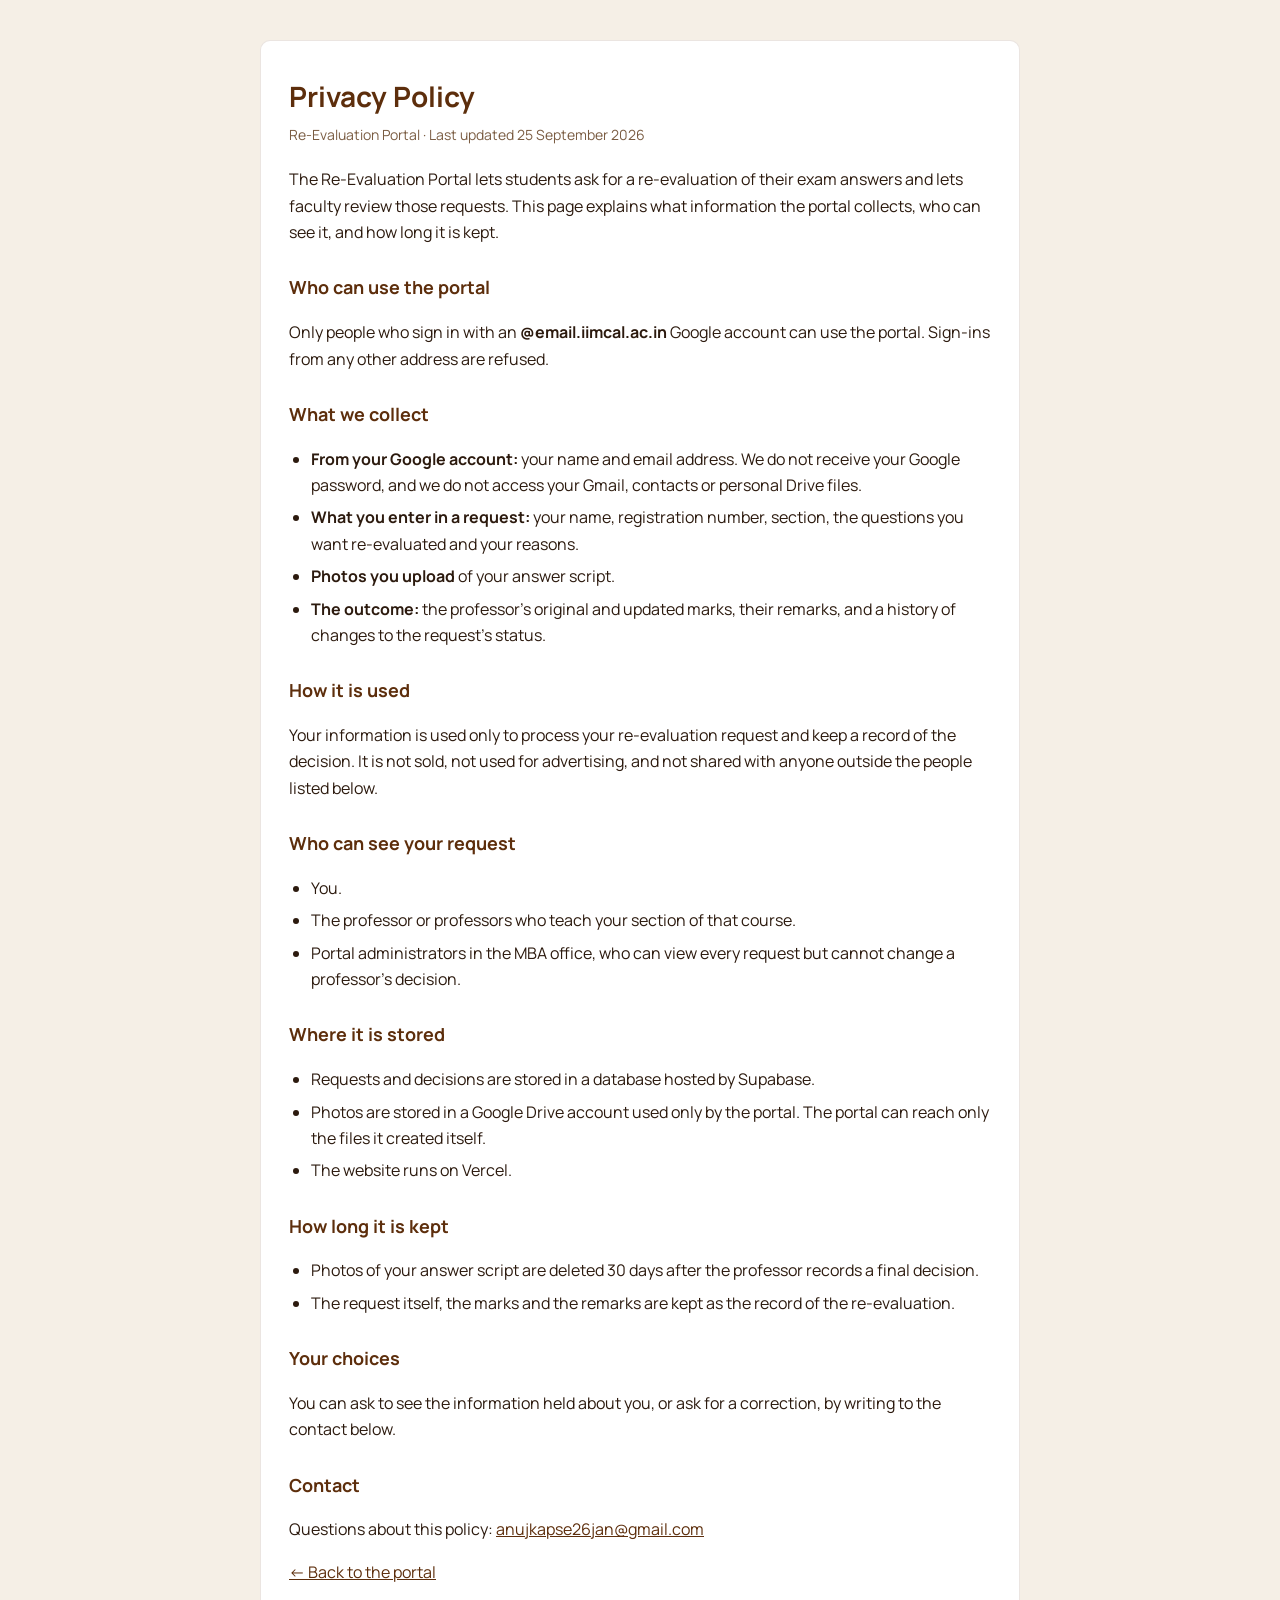
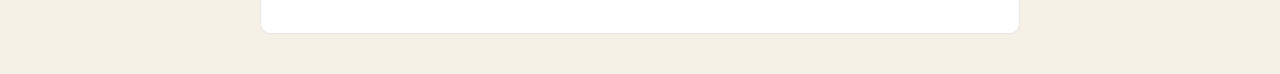
<file: privacy.html>
<!DOCTYPE html>
<html lang="en">

<head>
  <meta charset="UTF-8" />
  <meta name="viewport" content="width=device-width, initial-scale=1.0" />
  <title>Privacy Policy — Re-Evaluation Portal</title>
  <meta name="description" content="What the Re-Evaluation Portal collects, who can see it, and how long it is kept." />
  <link rel="icon" type="image/png" href="assets/browser_logo.png" />
  <link href="https://fonts.googleapis.com/css2?family=Manrope:wght@400;600;700&display=swap" rel="stylesheet" />
  <style>
    :root {
      --iim-brown: #5D2E0C;
      --bg-page: #f5efe6;
      --bg-card: #ffffff;
      --border: rgba(93,46,12,0.12);
      --text-primary: #2c1a0e;
      --text-secondary: #7a5c42;
    }
    * { box-sizing: border-box; }
    body {
      margin: 0;
      background: var(--bg-page);
      color: var(--text-primary);
      font-family: 'Manrope', system-ui, sans-serif;
      line-height: 1.65;
    }
    main {
      max-width: 760px;
      margin: 40px auto;
      padding: 32px 28px;
      background: var(--bg-card);
      border: 1px solid var(--border);
      border-radius: 10px;
    }
    h1 { color: var(--iim-brown); font-size: 28px; margin: 0 0 4px; }
    h2 { color: var(--iim-brown); font-size: 18px; margin: 28px 0 8px; }
    .updated { color: var(--text-secondary); font-size: 14px; margin: 0 0 20px; }
    ul { padding-left: 22px; }
    li { margin-bottom: 6px; }
    a { color: var(--iim-brown); }
    @media (max-width: 640px) {
      main { margin: 0; border-radius: 0; border: none; padding: 24px 16px; }
    }
  </style>
</head>

<body>
  <main>
    <h1>Privacy Policy</h1>
    <p class="updated">Re-Evaluation Portal · Last updated 25 September 2026</p>

    <p>The Re-Evaluation Portal lets students ask for a re-evaluation of their exam answers and lets
      faculty review those requests. This page explains what information the portal collects, who can
      see it, and how long it is kept.</p>

    <h2>Who can use the portal</h2>
    <p>Only people who sign in with an <strong>@email.iimcal.ac.in</strong> Google account can use the
      portal. Sign-ins from any other address are refused.</p>

    <h2>What we collect</h2>
    <ul>
      <li><strong>From your Google account:</strong> your name and email address. We do not receive your
        Google password, and we do not access your Gmail, contacts or personal Drive files.</li>
      <li><strong>What you enter in a request:</strong> your name, registration number, section, the
        questions you want re-evaluated and your reasons.</li>
      <li><strong>Photos you upload</strong> of your answer script.</li>
      <li><strong>The outcome:</strong> the professor's original and updated marks, their remarks, and a
        history of changes to the request's status.</li>
    </ul>

    <h2>How it is used</h2>
    <p>Your information is used only to process your re-evaluation request and keep a record of the
      decision. It is not sold, not used for advertising, and not shared with anyone outside the people
      listed below.</p>

    <h2>Who can see your request</h2>
    <ul>
      <li>You.</li>
      <li>The professor or professors who teach your section of that course.</li>
      <li>Portal administrators in the MBA office, who can view every request but cannot change a
        professor's decision.</li>
    </ul>

    <h2>Where it is stored</h2>
    <ul>
      <li>Requests and decisions are stored in a database hosted by Supabase.</li>
      <li>Photos are stored in a Google Drive account used only by the portal. The portal can reach only
        the files it created itself.</li>
      <li>The website runs on Vercel.</li>
    </ul>

    <h2>How long it is kept</h2>
    <ul>
      <li>Photos of your answer script are deleted 30 days after the professor records a final
        decision.</li>
      <li>The request itself, the marks and the remarks are kept as the record of the re-evaluation.</li>
    </ul>

    <h2>Your choices</h2>
    <p>You can ask to see the information held about you, or ask for a correction, by writing to the
      contact below.</p>

    <h2>Contact</h2>
    <p>Questions about this policy: <a href="mailto:anujkapse26jan@gmail.com">anujkapse26jan@gmail.com</a></p>

    <p><a href="/">← Back to the portal</a></p>
  </main>
</body>

</html>
</file>
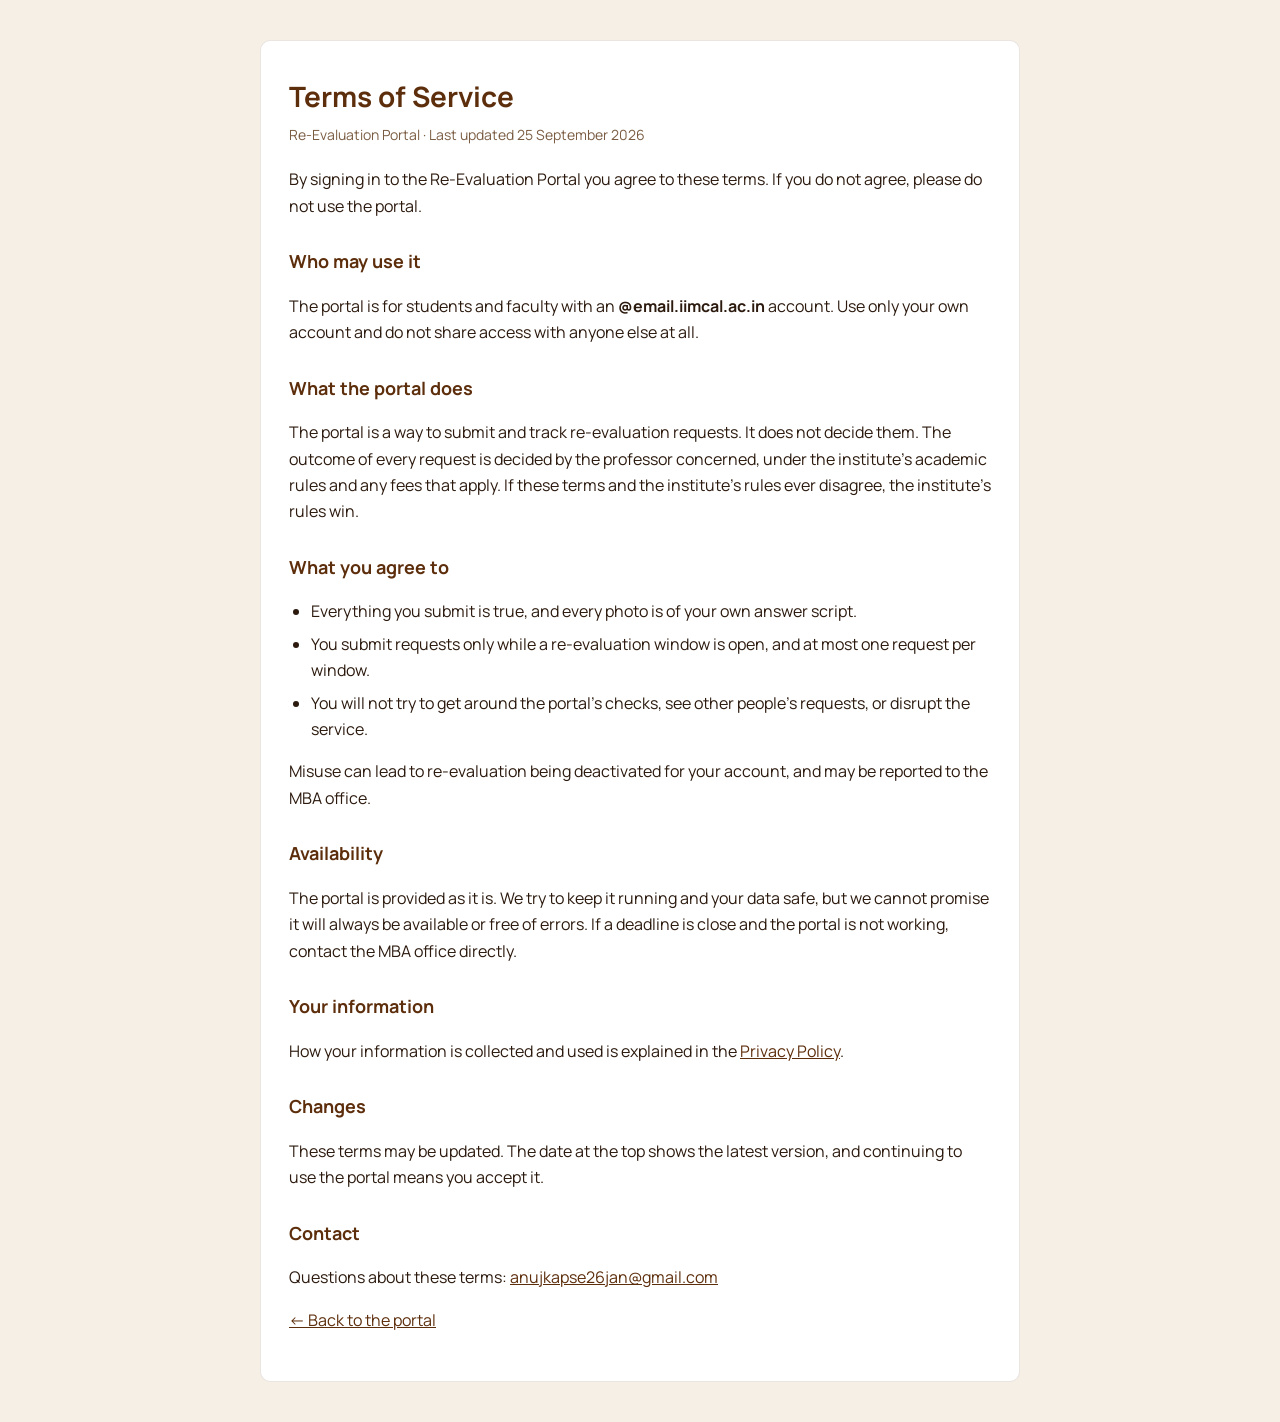
<file: terms.html>
<!DOCTYPE html>
<html lang="en">

<head>
  <meta charset="UTF-8" />
  <meta name="viewport" content="width=device-width, initial-scale=1.0" />
  <title>Terms of Service — Re-Evaluation Portal</title>
  <meta name="description" content="The rules for using the Re-Evaluation Portal." />
  <link rel="icon" type="image/png" href="assets/browser_logo.png" />
  <link href="https://fonts.googleapis.com/css2?family=Manrope:wght@400;600;700&display=swap" rel="stylesheet" />
  <style>
    :root {
      --iim-brown: #5D2E0C;
      --bg-page: #f5efe6;
      --bg-card: #ffffff;
      --border: rgba(93,46,12,0.12);
      --text-primary: #2c1a0e;
      --text-secondary: #7a5c42;
    }
    * { box-sizing: border-box; }
    body {
      margin: 0;
      background: var(--bg-page);
      color: var(--text-primary);
      font-family: 'Manrope', system-ui, sans-serif;
      line-height: 1.65;
    }
    main {
      max-width: 760px;
      margin: 40px auto;
      padding: 32px 28px;
      background: var(--bg-card);
      border: 1px solid var(--border);
      border-radius: 10px;
    }
    h1 { color: var(--iim-brown); font-size: 28px; margin: 0 0 4px; }
    h2 { color: var(--iim-brown); font-size: 18px; margin: 28px 0 8px; }
    .updated { color: var(--text-secondary); font-size: 14px; margin: 0 0 20px; }
    ul { padding-left: 22px; }
    li { margin-bottom: 6px; }
    a { color: var(--iim-brown); }
    @media (max-width: 640px) {
      main { margin: 0; border-radius: 0; border: none; padding: 24px 16px; }
    }
  </style>
</head>

<body>
  <main>
    <h1>Terms of Service</h1>
    <p class="updated">Re-Evaluation Portal · Last updated 25 September 2026</p>

    <p>By signing in to the Re-Evaluation Portal you agree to these terms. If you do not agree, please do
      not use the portal.</p>

    <h2>Who may use it</h2>
    <p>The portal is for students and faculty with an <strong>@email.iimcal.ac.in</strong> account. Use
      only your own account and do not share access with anyone else at all.</p>

    <h2>What the portal does</h2>
    <p>The portal is a way to submit and track re-evaluation requests. It does not decide them. The
      outcome of every request is decided by the professor concerned, under the institute's academic
      rules and any fees that apply. If these terms and the institute's rules ever disagree, the
      institute's rules win.</p>

    <h2>What you agree to</h2>
    <ul>
      <li>Everything you submit is true, and every photo is of your own answer script.</li>
      <li>You submit requests only while a re-evaluation window is open, and at most one request per
        window.</li>
      <li>You will not try to get around the portal's checks, see other people's requests, or disrupt
        the service.</li>
    </ul>
    <p>Misuse can lead to re-evaluation being deactivated for your account, and may be reported to
      the MBA office.</p>

    <h2>Availability</h2>
    <p>The portal is provided as it is. We try to keep it running and your data safe, but we cannot
      promise it will always be available or free of errors. If a deadline is close and the portal is not
      working, contact the MBA office directly.</p>

    <h2>Your information</h2>
    <p>How your information is collected and used is explained in the
      <a href="/privacy.html">Privacy Policy</a>.</p>

    <h2>Changes</h2>
    <p>These terms may be updated. The date at the top shows the latest version, and continuing to use
      the portal means you accept it.</p>

    <h2>Contact</h2>
    <p>Questions about these terms: <a href="mailto:anujkapse26jan@gmail.com">anujkapse26jan@gmail.com</a></p>

    <p><a href="/">← Back to the portal</a></p>
  </main>
</body>

</html>
</file>
